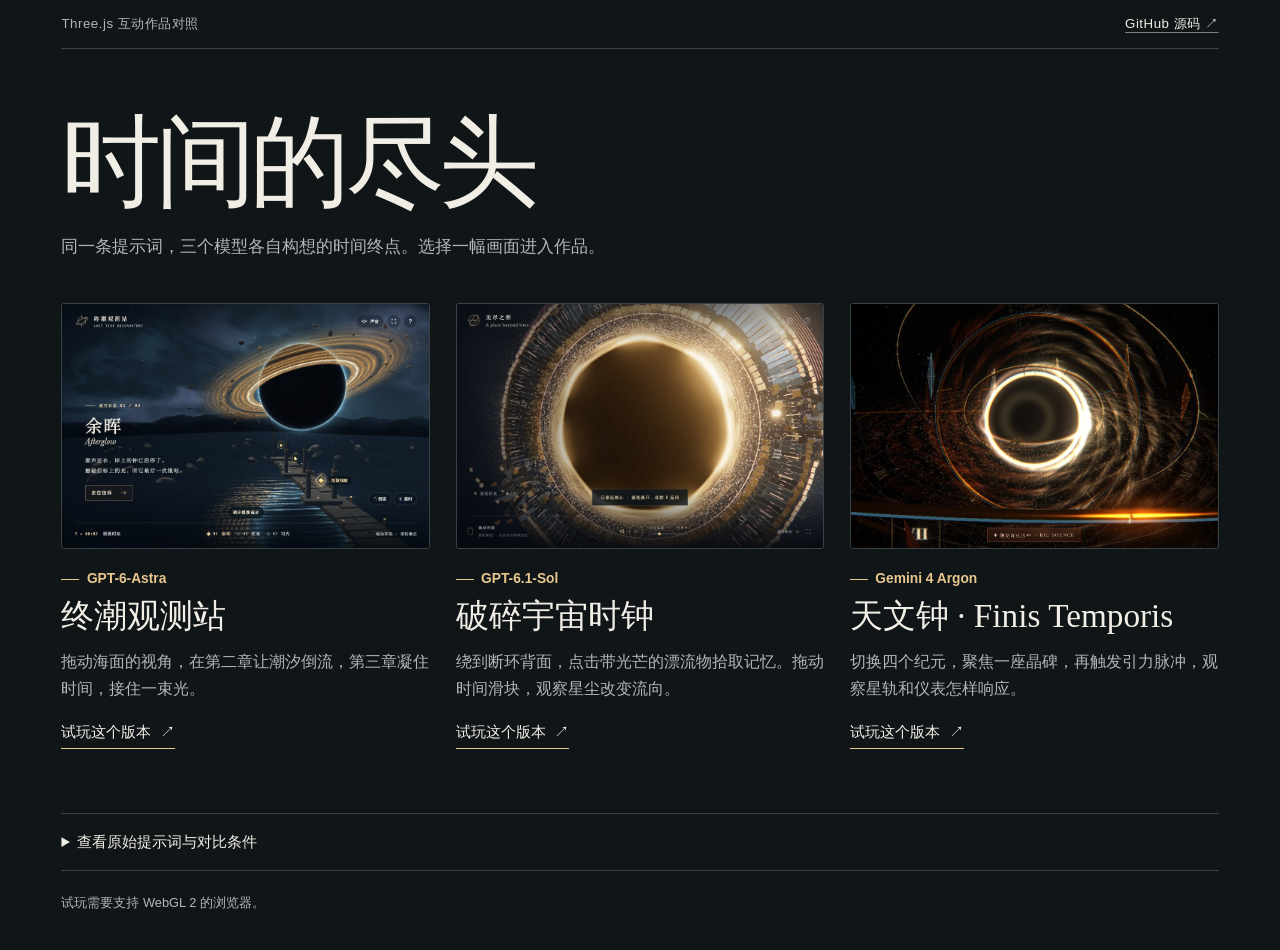
<file: index.html>
<!doctype html>
<html lang="zh-CN"><head><meta charset="utf-8"><meta name="viewport" content="width=device-width,initial-scale=1"><meta name="theme-color" content="#101518">
<title>时间的尽头 · 模型作品对照</title><meta name="description" content="同一条 Three.js 提示词，三个模型的互动网页作品。对照实际画面，切换版本试玩。">
<link rel="icon" href="data:,"><link rel="stylesheet" href="assets/gallery.css"><script defer src="assets/gallery.js"></script></head>
<body><main class="wrap"><header class="mast"><span>Three.js 互动作品对照</span><a href="https://github.com/ElninoZhong/end-of-time-comparison">GitHub 源码 ↗</a></header>
<section class="intro" aria-labelledby="title"><h1 id="title">时间的尽头</h1><p>同一条提示词，三个模型各自构想的时间终点。选择一幅画面进入作品。</p></section>
<section class="gallery" aria-label="各模型的画面与玩法"><article aria-labelledby="title-tide">
      <a class="shot" href="versions/tide/index.html" data-edition="tide" aria-label="试玩终潮观测站（GPT-6-Astra）"><img src="previews/tide.jpg" width="900" height="600" alt="终潮观测站的网页实拍：海面、信标与三段残响"></a>
      <div class="model">GPT-6-Astra</div><h2 id="title-tide">终潮观测站</h2>
      <p class="summary">拖动海面的视角，在第二章让潮汐倒流，第三章凝住时间，接住一束光。</p><a class="play" href="versions/tide/index.html" data-edition="tide">试玩这个版本 <span aria-hidden="true">↗</span></a>
    </article><article aria-labelledby="title-clock">
      <a class="shot" href="versions/clock/index.html" data-edition="clock" aria-label="试玩破碎宇宙时钟（GPT-6.1-Sol）"><img src="previews/clock.jpg" width="900" height="600" alt="破碎宇宙时钟的网页实拍：破碎的金属圣环与星尘"></a>
      <div class="model">GPT-6.1-Sol</div><h2 id="title-clock">破碎宇宙时钟</h2>
      <p class="summary">绕到断环背面，点击带光芒的漂流物拾取记忆。拖动时间滑块，观察星尘改变流向。</p><a class="play" href="versions/clock/index.html" data-edition="clock">试玩这个版本 <span aria-hidden="true">↗</span></a>
    </article><article aria-labelledby="title-horologium">
      <a class="shot" href="versions/horologium/index.html" data-edition="horologium" aria-label="试玩天文钟 · Finis Temporis（Gemini 4 Argon）"><img src="previews/horologium.jpg" width="900" height="600" alt="天文钟 · Finis Temporis的网页实拍：天文仪表、晶碑与四个纪元"></a>
      <div class="model">Gemini 4 Argon</div><h2 id="title-horologium">天文钟 · Finis Temporis</h2>
      <p class="summary">切换四个纪元，聚焦一座晶碑，再触发引力脉冲，观察星轨和仪表怎样响应。</p><a class="play" href="versions/horologium/index.html" data-edition="horologium">试玩这个版本 <span aria-hidden="true">↗</span></a>
    </article></section>
<details class="prompt"><summary>查看原始提示词与对比条件</summary><blockquote><p>请使用Three.js创作一个主题为《时间的尽头》的3D交互式网页。</p><p>充分发挥你最顶级的审美、艺术设计和3D编程能力，在构图、光影、材质、粒子、动画和空间氛围上做到极致。画面需要有令人震撼的视觉表现力，并且可以通过鼠标自由交互。不限制你的创意和技术方案，尽可能展示你的能力上限。请直接完成开发、运行和测试，交付一个真正可玩的作品。</p></blockquote><p>三份作品均取自 2026 年 11 月 11 日下午的创作记录，使用相同的首条提示词和 High 推理设置。两个 GPT 版本在 Codex 中创作，Gemini 版本在 Antigravity 中创作。后续对话和调试过程各有不同。</p></details>
<footer><span>试玩需要支持 WebGL 2 的浏览器。</span></footer></main>
<dialog id="player" aria-label="作品试玩"><div class="toolbar"><label><span class="hint">切换作品</span><select aria-label="切换作品" id="edition"><option value="tide" data-url="versions/tide/index.html">GPT-6-Astra · 终潮观测站</option><option value="clock" data-url="versions/clock/index.html">GPT-6.1-Sol · 破碎宇宙时钟</option><option value="horologium" data-url="versions/horologium/index.html">Gemini 4 Argon · 天文钟 · Finis Temporis</option></select></label>
<div class="actions"><a id="standalone" target="_blank" rel="noopener">独立打开 ↗</a><button type="button" aria-label="关闭试玩，返回对照">返回对照</button></div></div><div id="screen"></div></dialog>
</body></html>
</file>
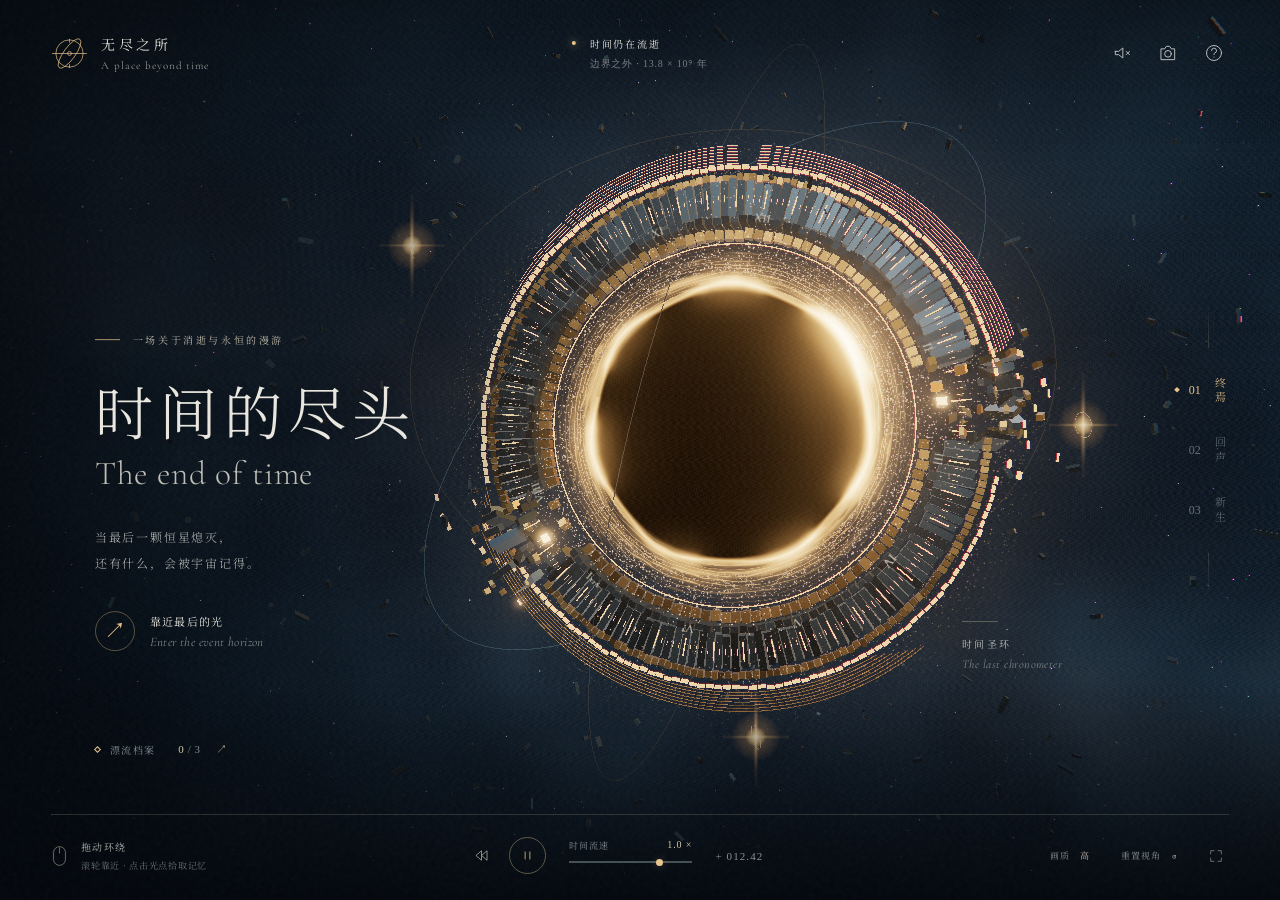
<file: versions/clock/index.html>
<!doctype html>
<html lang="zh-CN">
<head>
<meta charset="UTF-8"><meta name="viewport" content="width=device-width, initial-scale=1, viewport-fit=cover">
<meta name="theme-color" content="#05080d"><meta name="description" content="在最后一颗恒星熄灭之后，走进一座漂浮的时间圣环。自由探索、冻结时间、让宇宙倒流。">
<title>时间的尽头 — The end of time</title>
<link rel="icon" href="data:image/svg+xml,%3Csvg xmlns='http://www.w3.org/2000/svg' viewBox='0 0 64 64'%3E%3Ccircle cx='32' cy='32' r='23' fill='none' stroke='%23eac58d' stroke-width='3'/%3E%3Ccircle cx='32' cy='32' r='14' fill='%2305080d' stroke='%23eac58d'/%3E%3C/svg%3E">
<link rel="stylesheet" href="./src/style.css">
<script type="importmap">{"imports":{"three":"./vendor/three.module.js","three/addons/":"./vendor/addons/"}}</script>
</head>
<body>
<main id="world" aria-label="时间的尽头，三维交互空间"></main>
<div class="grain" aria-hidden="true"></div><div class="vignette" aria-hidden="true"></div>
<div id="loader"><div class="loader-orbit"></div><p>正在抵达时间的尽头</p><span>Gathering the last light</span><p id="load-error" hidden>空间未能启动。请使用支持 WebGL 2 的浏览器，然后刷新。</p></div>
<header class="topbar">
<a class="identity" href="#" aria-label="返回初始视角"><svg viewBox="0 0 38 38" aria-hidden="true"><circle cx="19" cy="19" r="14"/><ellipse cx="19" cy="19" rx="6" ry="18" transform="rotate(36 19 19)"/><path d="M1 19h36M19 4v4M19 30v4"/><circle cx="19" cy="19" r="2"/></svg><span>无尽之所<small>A place beyond time</small></span></a>
<div class="coordinates"><i></i><span id="world-status">时间仍在流逝</span><span class="coord-line">边界之外 · 13.8 × 10⁹ 年</span></div>
<div class="top-actions"><button id="sound" class="icon-button" aria-label="开启声音" aria-pressed="false"><svg viewBox="0 0 24 24"><path d="M4 10v4h4l5 4V6L8 10H4Z"/><path class="sound-wave" d="M17 9q4 3 0 6M19 6q7 6 0 12"/><path class="sound-off" d="m17 10 4 4m0-4-4 4"/></svg></button><button id="capture" class="icon-button" aria-label="保存画面"><svg viewBox="0 0 24 24"><path d="M4 7h4l2-3h4l2 3h4v13H4Z"/><circle cx="12" cy="13" r="4"/></svg></button><button id="help" class="icon-button" aria-label="打开操作指南"><svg viewBox="0 0 24 24"><circle cx="12" cy="12" r="9"/><path d="M9 9a3 3 0 1 1 4 3c-1 .5-1 1-1 2M12 17h.01"/></svg></button></div>
</header>
<aside class="chapter-rail" aria-label="宇宙篇章"><span class="rail-line"></span><button data-chapter="0" class="chapter active" aria-pressed="true"><span>01</span><b>终焉</b></button><button data-chapter="1" class="chapter" aria-pressed="false"><span>02</span><b>回声</b></button><button data-chapter="2" class="chapter" aria-pressed="false"><span>03</span><b>新生</b></button><span class="rail-line"></span></aside>
<section class="hero"><p class="prelude"><span></span>一场关于消逝与永恒的漫游</p><h1>时间的尽头</h1><p class="english-title">The end of time</p><p class="description" id="chapter-description">当最后一颗恒星熄灭，<br>还有什么，会被宇宙记得。</p><button class="journey" id="journey"><span class="journey-symbol">↗</span><span>靠近最后的光<small>Enter the event horizon</small></span></button></section>
<div id="relic-label" hidden><span></span>记忆残片 · 点击拾取</div>
<div class="world-caption"><span class="caption-line"></span><span id="object-caption">时间圣环</span><small id="object-caption-en">The last chronometer</small></div>
<div class="discovery"><span class="discovery-dot"></span><span>漂流档案</span><button id="archive-open" aria-label="查看漂流档案"><b id="discovery-count">0</b><span> / 3</span><span class="arrow">↗</span></button></div>
<footer class="bottom-bar"><div class="interaction-hint"><svg viewBox="0 0 20 26"><rect x="3" y="2" width="14" height="22" rx="7"/><path d="M10 3v7"/></svg><span>拖动环绕<em>滚轮靠近 · 点击光点拾取记忆</em></span></div><div class="transport"><button id="reverse" class="transport-button" aria-label="倒流时间" aria-pressed="false"><svg viewBox="0 0 24 24"><path d="m12 6-7 6 7 6V6Zm7 0-7 6 7 6V6Z"/></svg></button><button id="pause" class="transport-button play" aria-label="冻结时间" aria-pressed="false"><svg class="pause-icon" viewBox="0 0 24 24"><path d="M9 7v10M15 7v10"/></svg><svg class="play-icon" viewBox="0 0 24 24"><path d="m9 6 9 6-9 6V6Z"/></svg></button><div class="timeline"><label for="speed">时间流速 <output id="speed-value">1.0 ×</output></label><input id="speed" aria-label="时间流速" type="range" min="-2" max="2" step="0.1" value="1"></div><span id="time-counter">+ 000.00</span></div><div class="view-actions"><button id="quality" aria-label="切换画质">画质 <span>高</span></button><button id="reset" aria-label="重置视角">重置视角 <span>↺</span></button><button id="fullscreen" class="icon-button" aria-label="切换全屏"><svg viewBox="0 0 24 24"><path d="M4 9V4h5m6 0h5v5M4 15v5h5m6 0h5v-5"/></svg></button></div></footer>
<div class="modal-backdrop" id="help-modal" hidden><section class="dialog" role="dialog" aria-modal="true" aria-labelledby="help-title"><button class="close" aria-label="关闭">×</button><p class="dialog-overline">给时间之外的旅人</p><h2 id="help-title">你可以，改变时间。</h2><p>这里没有终点。慢下来，看看光留下的痕迹。</p><dl><div><dt>拖动鼠标 / 单指滑动</dt><dd>自由环绕圣环</dd></div><div><dt>滚轮 / 双指缩放</dt><dd>穿行于远方与核心</dd></div><div><dt>点击空间 / 长按空间</dt><dd>释放引力涟漪 / 积蓄能量</dd></div><div><dt>空格 / R / F</dt><dd>冻结时间 / 重置视角 / 全屏</dd></div><div><dt>寻找三颗明亮的漂流光点</dt><dd>拾取时间遗失的记忆</dd></div></dl><button class="text-button" id="help-start">继续漫游 ↗</button></section></div>
<div class="modal-backdrop" id="archive-modal" hidden><section class="dialog archive-dialog" role="dialog" aria-modal="true" aria-labelledby="archive-title"><button class="close" aria-label="关闭">×</button><p class="dialog-overline" id="archive-number">漂流档案</p><h2 id="archive-title">宇宙记得的事</h2><p id="archive-text">有三份记忆藏在圣环周围。寻找那些有细长光芒的光点，点击它们，听见时间的回声。</p><div class="archive-tabs"><button data-memory="0">01 <span>未拾取</span></button><button data-memory="1">02 <span>未拾取</span></button><button data-memory="2">03 <span>未拾取</span></button></div><p class="archive-footnote">消逝并非遗忘。你见证的，已成为永恒。</p></section></div>
<div id="toast" role="status" aria-live="polite"></div><div id="pulse-cursor" aria-hidden="true"></div>
<script type="module" src="./src/main.js"></script>
</body></html>
</file>
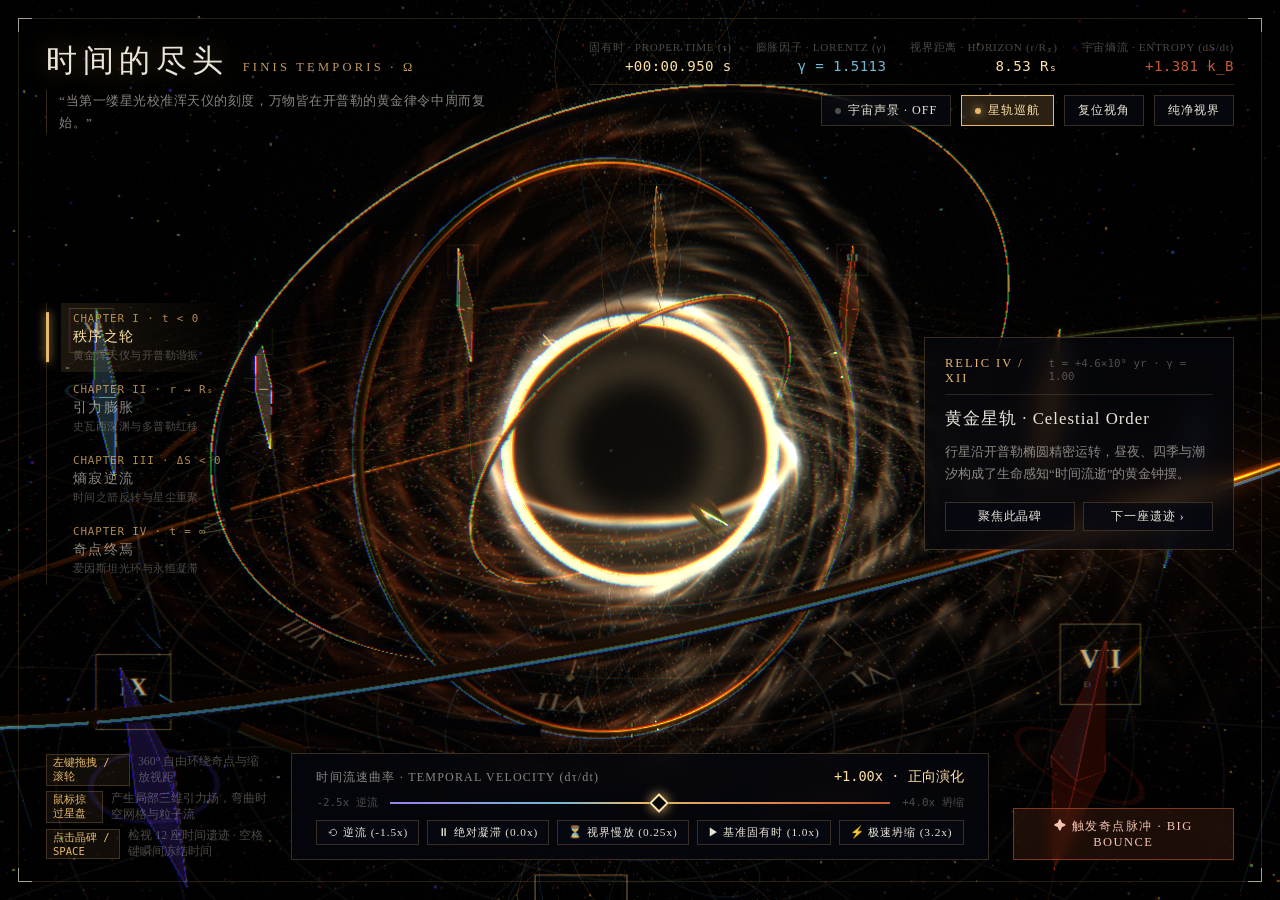
<file: versions/horologium/index.html>
<!DOCTYPE html>
<html lang="zh-CN">
<head>
  <meta charset="UTF-8" />
  <meta name="viewport" content="width=device-width, initial-scale=1.0" />
  <title>时间的尽头 · FINIS TEMPORIS — 3D Relativistic Singularity & Celestial Horologium</title>
  <link rel="icon" href="data:image/svg+xml,<svg xmlns='http://www.w3.org/2000/svg' viewBox='0 0 64 64'><circle cx='32' cy='32' r='26' fill='%23040508' stroke='%23E8B86D' stroke-width='3'/><circle cx='32' cy='32' r='10' fill='%23E8B86D'/></svg>" />
  <link rel="stylesheet" href="./styles.css" />

  <!-- Local Three.js r160 ES Module Import Map -->
  <script type="importmap">
    {
      "imports": {
        "three": "./vendor/three/build/three.module.js",
        "three/addons/": "./vendor/three/examples/jsm/"
      }
    }
  </script>
</head>
<body>

  <!-- Initial Loading Veil -->
  <div id="loading-veil">
    <div class="loader-ring"></div>
    <div class="loader-text">CALIBRATING EVENT HORIZON · 校准视界度规</div>
  </div>

  <!-- 3D WebGL Viewport -->
  <div id="webgl-container" aria-label="时间的尽头 3D 交互式宇宙天体仪"></div>

  <!-- Subtle Astrolabe Observatory Frame -->
  <div class="observatory-frame">
    <div class="corner-mark tl"></div>
    <div class="corner-mark tr"></div>
    <div class="corner-mark bl"></div>
    <div class="corner-mark br"></div>
  </div>

  <!-- Central Subtle Astrolabe Geometric SVG Reticle -->
  <svg id="astrolabe-reticle" class="astrolabe-reticle" viewBox="0 0 600 600" fill="none" xmlns="http://www.w3.org/2000/svg">
    <circle cx="300" cy="300" r="286" stroke="#E8B86D" stroke-width="0.6" stroke-dasharray="2 6" />
    <circle cx="300" cy="300" r="240" stroke="#E8B86D" stroke-width="0.5" stroke-opacity="0.5" />
    <circle cx="300" cy="300" r="168" stroke="#72B8D4" stroke-width="0.5" stroke-dasharray="1 8" stroke-opacity="0.6" />
    <line x1="14" y1="300" x2="70" y2="300" stroke="#E8B86D" stroke-width="0.7" />
    <line x1="530" y1="300" x2="586" y2="300" stroke="#E8B86D" stroke-width="0.7" />
    <line x1="300" y1="14" x2="300" y2="70" stroke="#E8B86D" stroke-width="0.7" />
    <line x1="300" y1="530" x2="300" y2="586" stroke="#E8B86D" stroke-width="0.7" />
  </svg>

  <!-- Floating 3D Hover Tooltip for Orbital Relics -->
  <div id="relic-hover-tag" class="relic-hover-tag">
    <span class="tag-roman">IV</span>
    <span class="tag-name">黄金星轨 · Celestial Order</span>
  </div>

  <!-- Architectural Observatory HUD -->
  <main class="hud-layer">

    <!-- TOP BAR: Monumental Title & Relativistic Telemetry -->
    <header class="hud-top">
      <div class="brand-monument">
        <div class="title-row">
          <h1 class="main-title">时间的尽头</h1>
          <span class="latin-subtitle">FINIS TEMPORIS · Ω</span>
        </div>
        <p id="poetic-epigraph" class="poetic-epigraph">
          “当第一缕星光校准浑天仪的刻度，万物皆在开普勒的黄金律令中周而复始。”
        </p>
      </div>

      <div class="telemetry-cluster">
        <div class="telemetry-grid">
          <div class="metric-cell">
            <span class="metric-label">固有时 · PROPER TIME (τ)</span>
            <span id="metric-tau" class="metric-value">+00:00.000 s</span>
          </div>
          <div class="metric-cell">
            <span class="metric-label">膨胀因子 · LORENTZ (γ)</span>
            <span id="metric-gamma" class="metric-value cyan">γ = 1.4280</span>
          </div>
          <div class="metric-cell">
            <span class="metric-label">视界距离 · HORIZON (r/Rₛ)</span>
            <span id="metric-radius" class="metric-value">8.45 Rₛ</span>
          </div>
          <div class="metric-cell">
            <span class="metric-label">宇宙熵流 · ENTROPY (dS/dt)</span>
            <span id="metric-entropy" class="metric-value ember">+1.381 k_B</span>
          </div>
        </div>

        <div class="utility-bar interactive">
          <button id="btn-audio" class="inst-btn" title="开启/关闭实时WebAudio宇宙管风琴与引力声景">
            <span class="dot"></span>
            <span class="btn-text">宇宙声景 · OFF</span>
          </button>
          <button id="btn-drift" class="inst-btn active" title="开启/关闭环绕轨道自动巡航">
            <span class="dot"></span>
            <span class="btn-text">星轨巡航</span>
          </button>
          <button id="btn-reset-cam" class="inst-btn" title="复位当前纪元观测视角 (快捷键 R)">
            <span>复位视角</span>
          </button>
          <button id="btn-cinema" class="inst-btn" title="隐藏仪表界面，进入沉浸式纯净视界 (快捷键 H)">
            <span class="btn-text">纯净视界</span>
          </button>
        </div>
      </div>
    </header>

    <!-- MIDDLE SECTION: 4 Temporal Epochs (Left) & 12 Orbital Relic Inspector (Right) -->
    <section class="hud-middle">
      <nav class="epoch-nav interactive" aria-label="时间纪元切换">
        <button class="epoch-item active" data-epoch="0">
          <span class="epoch-num">CHAPTER I · t &lt; 0</span>
          <span class="epoch-name">秩序之轮</span>
          <span class="epoch-sub">黄金浑天仪与开普勒谐振</span>
        </button>
        <button class="epoch-item" data-epoch="1">
          <span class="epoch-num">CHAPTER II · r → Rₛ</span>
          <span class="epoch-name">引力膨胀</span>
          <span class="epoch-sub">史瓦西深渊与多普勒红移</span>
        </button>
        <button class="epoch-item" data-epoch="2">
          <span class="epoch-num">CHAPTER III · ΔS &lt; 0</span>
          <span class="epoch-name">熵寂逆流</span>
          <span class="epoch-sub">时间之箭反转与星尘重聚</span>
        </button>
        <button class="epoch-item" data-epoch="3">
          <span class="epoch-num">CHAPTER IV · t = ∞</span>
          <span class="epoch-name">奇点终焉</span>
          <span class="epoch-sub">爱因斯坦光环与永恒凝滞</span>
        </button>
      </nav>

      <!-- Selected Orbital Relic Inspector -->
      <aside class="relic-inspector interactive" aria-label="时间遗迹晶碑档案">
        <div class="inspector-header">
          <span id="relic-roman" class="relic-roman">RELIC IV / XII</span>
          <span id="relic-coord" class="relic-coord">t = +4.6×10⁹ yr · γ = 1.00</span>
        </div>
        <h2 id="relic-title" class="relic-title">黄金星轨 · Celestial Order</h2>
        <p id="relic-desc" class="relic-desc">
          行星沿开普勒椭圆精密运转，昼夜、四季与潮汐构成了生命感知“时间流逝”的黄金钟摆。
        </p>
        <div class="relic-actions">
          <button id="btn-focus-relic" class="inst-btn">聚焦此晶碑</button>
          <button id="btn-next-relic" class="inst-btn">下一座遗迹 ›</button>
        </div>
      </aside>
    </section>

    <!-- BOTTOM BAR: Interaction Guide, Continuous Time Velocity Scrubber & Singularity Pulse -->
    <footer class="hud-bottom">
      <div class="interaction-hints">
        <div class="hint-line">
          <span class="key-badge">左键拖拽 / 滚轮</span>
          <span>360° 自由环绕奇点与缩放视距</span>
        </div>
        <div class="hint-line">
          <span class="key-badge">鼠标掠过星盘</span>
          <span>产生局部三维引力场，弯曲时空网格与粒子流</span>
        </div>
        <div class="hint-line">
          <span class="key-badge">点击晶碑 / SPACE</span>
          <span>检视 12 座时间遗迹 · 空格键瞬间冻结时间</span>
        </div>
      </div>

      <!-- Continuous Temporal Velocity Controller -->
      <div class="time-controller interactive">
        <div class="scrubber-header">
          <span class="scrubber-title">时间流速曲率 · TEMPORAL VELOCITY (dτ/dt)</span>
          <span id="scrubber-readout" class="scrubber-readout">+1.00x · 正向演化</span>
        </div>
        <div class="slider-wrapper">
          <span class="scale-label">-2.5x 逆流</span>
          <input
            id="time-slider"
            class="time-slider"
            type="range"
            min="-2.5"
            max="4.0"
            step="0.01"
            value="1.0"
            aria-label="时间流速滑块"
          />
          <span class="scale-label">+4.0x 坍缩</span>
        </div>
        <div class="quick-time-btns">
          <button class="inst-btn" data-timescale="-1.5">⟲ 逆流 (-1.5x)</button>
          <button class="inst-btn" data-timescale="0.0">⏸ 绝对凝滞 (0.0x)</button>
          <button class="inst-btn" data-timescale="0.25">⏳ 视界慢放 (0.25x)</button>
          <button class="inst-btn" data-timescale="1.0">▶ 基准固有时 (1.0x)</button>
          <button class="inst-btn" data-timescale="3.2">⚡ 极速坍缩 (3.2x)</button>
        </div>
      </div>

      <!-- Singularity Collapse / Shockwave Trigger -->
      <div class="singularity-actions interactive">
        <button id="btn-collapse" class="inst-btn collapse-btn" title="释放引力波冲击环与奇点脉冲 (快捷键 P 或双击画面)">
          <span>✦ 触发奇点脉冲 · BIG BOUNCE</span>
        </button>
      </div>
    </footer>

  </main>

  <script type="module" src="./js/main.js"></script>
</body>
</html>
</file>
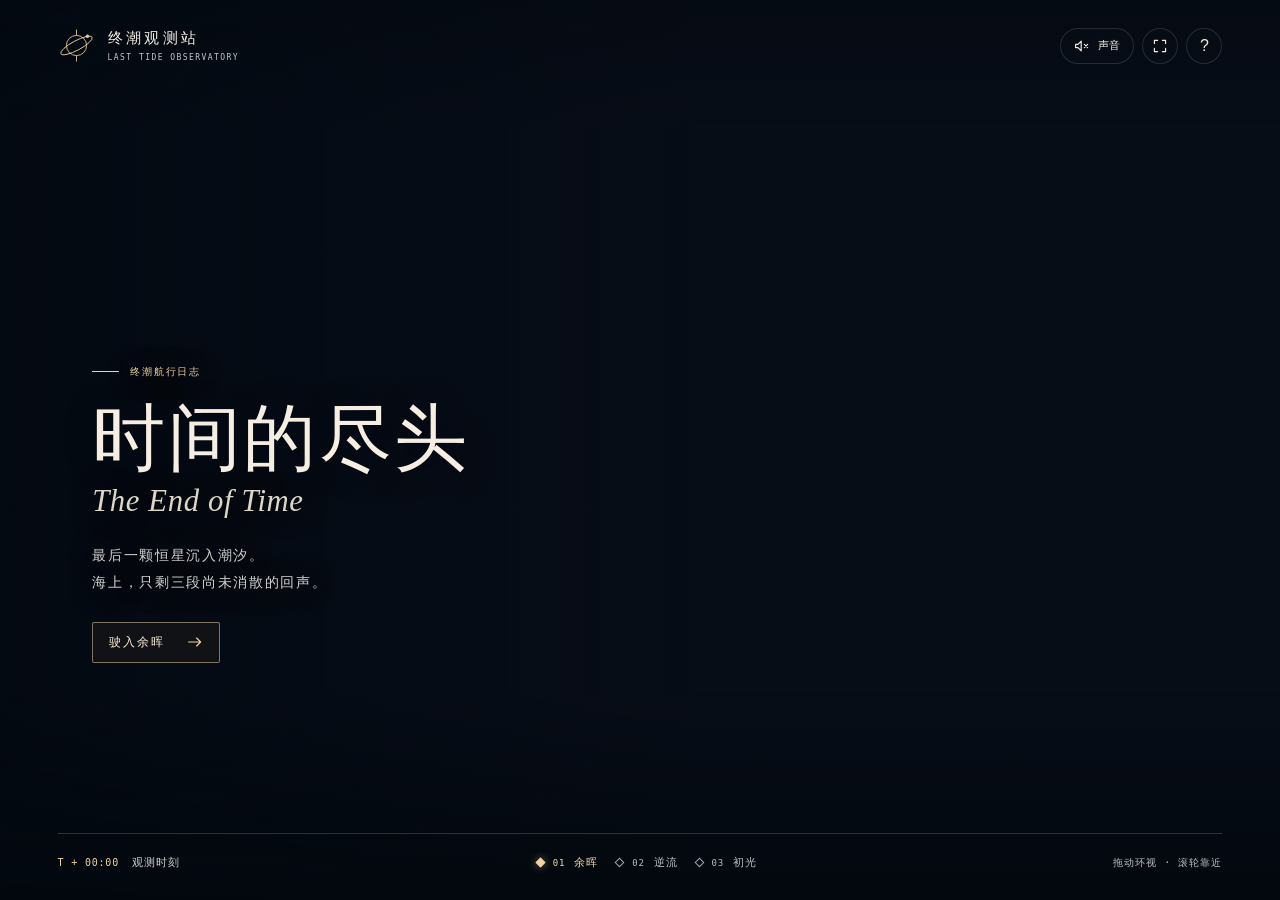
<file: versions/tide/source/page.html>
<!doctype html>
<html lang="zh-CN"><meta charset="utf-8"><meta name="viewport" content="width=device-width,initial-scale=1,viewport-fit=cover"><meta name="theme-color" content="#071019"><link rel="icon" href="data:,"><title>时间的尽头 · 终潮观测站</title>
<style>
:root{color-scheme:dark;--ink:#f6eee2;--mute:#b5bdbe;--gold:#efd3a2;--serif:"Songti SC","Noto Serif CJK SC","STSong",Georgia,serif;--mono:"SFMono-Regular",Menlo,monospace}*{box-sizing:border-box}html,body{height:100%;margin:0;overflow:hidden;background:#070d17;color:var(--ink)}body{font-family:-apple-system,"PingFang SC",sans-serif}button{font:inherit;color:inherit;background:none;border:0;cursor:pointer}button:focus-visible,canvas:focus-visible{outline:2px solid #f8d9a1;outline-offset:4px}#sea,.shade{position:fixed;inset:0;width:100%;height:100%}#sea{touch-action:none;cursor:grab}#sea:active{cursor:grabbing}.shade{pointer-events:none;background:linear-gradient(90deg,rgba(2,8,15,.58),transparent 54%),linear-gradient(0deg,rgba(3,8,14,.9),transparent 23%,transparent 86%,rgba(4,8,14,.4))}header,footer,main,.hud,.target,.hint{transition:opacity .45s,transform .45s}header,footer{position:fixed;left:4.5vw;right:4.5vw;display:flex;align-items:center;justify-content:space-between}header{top:max(27px,env(safe-area-inset-top));pointer-events:none}header>*{pointer-events:auto}.brand,.tools,.tools button,.action,.segment,.nav,.footmark{display:flex;align-items:center}.brand{gap:13px}.mark{width:37px;height:37px;color:var(--gold)}.brand strong{display:block;font-family:var(--serif);font-size:15px;font-weight:500;letter-spacing:.23em}.brand small,.latin,.instrument,.nav small,.coord,.eyebrow,.count{font-family:var(--mono);font-variant-numeric:tabular-nums}.brand small{display:block;font-size:8px;letter-spacing:.18em;color:#c0c6c8;margin-top:5px}.tools{gap:8px}.tools button,.mini{height:36px;min-width:36px;padding:0 9px;border:1px solid #c2cbd12c;border-radius:50px;justify-content:center;background:#09101a55;backdrop-filter:blur(8px)}.tools button:hover,.mini:hover,.hud button:hover{border-color:#ebcd9a;color:var(--gold)}svg.icon{width:16px;height:16px;display:block;fill:none;stroke:currentColor;stroke-width:1.45;stroke-linecap:round;stroke-linejoin:round}.tools #sound{gap:8px;padding:0 13px;font-size:11px}.hud{position:fixed;right:4.5vw;bottom:114px;display:flex;gap:6px}.hud button{border-radius:24px;font-size:11px;border:1px solid #e1d6b63a;padding:8px 12px;background:#0a1423ab}.hud button[aria-pressed=true]{color:var(--gold);border-color:#e1d6b68a}
main{position:fixed;top:40.5%;left:7.2vw;width:min(480px,54vw);pointer-events:none;text-shadow:0 2px 26px #03071380}.eyebrow{display:flex;align-items:center;gap:11px;color:var(--gold);font-size:10px;letter-spacing:.18em}.eyebrow::before{content:"";width:27px;height:1px;background:var(--gold)}h1{margin:18px 0 2px;font:500 clamp(48px,5.7vw,94px)/1.16 var(--serif);letter-spacing:.035em;white-space:nowrap}.english{font:italic 400 clamp(21px,2.4vw,36px)/1.2 Baskerville,Georgia,serif;color:#ded6c9;letter-spacing:.02em}.verse{font:400 14px/1.95 var(--serif);letter-spacing:.12em;color:#d2d3d0;margin:22px 0 25px;white-space:pre-line}.action{pointer-events:auto;gap:23px;width:fit-content;border:1px solid #f2d9ad80;border-radius:2px;background:#201c1a77;backdrop-filter:blur(9px);padding:11px 16px;font-size:12px;letter-spacing:.15em;color:#fff1dc}.action:hover{background:#745c3b85;border-color:#f5d9b0}.action svg{color:var(--gold)}footer{bottom:max(24px,env(safe-area-inset-bottom));padding-top:15px;border-top:1px solid #c3d0d133;gap:18px;pointer-events:none}footer button{pointer-events:auto}.footmark{gap:13px}.instrument{font-size:10px;letter-spacing:.08em;color:var(--gold)}.footmark span+span{font-size:11px;letter-spacing:.1em;color:#d0d2cf}.nav{gap:18px}.nav button{display:flex;align-items:center;gap:9px;font-size:11px;color:#b7c0c1;letter-spacing:.08em;padding:6px 0}.nav small{font-size:9px}.nav button:before{content:"";width:5px;height:5px;border:1px solid #9aa9ac;transform:rotate(45deg)}.nav button.active{color:#f5dbad}.nav button.active:before{background:var(--gold);border-color:var(--gold);box-shadow:0 0 9px #e9cc9988}.nav button.done small:after{content:"✓"}.coord{font-size:10px;letter-spacing:.1em;color:#b8c1c1}.target{position:fixed;top:0;left:0;display:flex;align-items:center;gap:9px;white-space:nowrap;padding:10px;transform:translate(-22px,-50%);font-size:11px;color:#ffe2ad;text-shadow:0 1px 5px #000}.target i{display:block;width:22px;height:22px;border:1px solid #ffe0a0;transform:rotate(45deg);box-shadow:0 0 15px #ffcda56b,inset 0 0 8px #ffcda56b}.target span{background:#071019b8;padding:4px 8px;border-radius:1px}.hint{position:fixed;left:50%;bottom:80px;transform:translateX(-50%);font-size:11px;color:#f4e8d0;letter-spacing:.08em;text-align:center;pointer-events:none;background:#08131ac4;padding:7px 12px;border-radius:30px}.hint:empty{display:none}[hidden]{display:none!important}.clean header,.clean footer,.clean main,.clean .target,.clean .hud,.clean .shade,.clean .hint{opacity:0;visibility:hidden}.restore{position:fixed;right:20px;top:20px;font-size:12px}.chapter h1{font-size:clamp(40px,4.7vw,74px)}.chapter .english{font-size:24px}.chapter .verse{max-width:330px}.panel{position:fixed;inset:0;display:grid;place-items:center;background:#0008;z-index:5}.sheet{position:relative;width:min(420px,90vw);padding:32px;background:#0a141def;border:1px solid #d6c29666;box-shadow:0 20px 100px #0008}.sheet h2{font:28px var(--serif);margin:0 0 25px}.sheet p{line-height:1.8;font-size:14px;color:#d4d5d0}.sheet dl{display:grid;grid-template-columns:1fr auto;row-gap:13px;font-size:13px}.sheet dd{color:var(--gold);margin:0}.sheet button{margin-top:18px}.err{position:fixed;inset:0;z-index:10;display:grid;place-content:center;padding:10%;background:#0c1720;font-size:16px;line-height:1.9}
@media(max-width:760px){header{top:19px}.tools{gap:4px}.tools button{min-width:31px;height:31px;padding:0 6px}.brand{gap:7px}.brand strong{font-size:13px}.brand small{font-size:7px}.mark{width:29px}.tools #sound{padding:0 8px}.coord{display:none}main{top:auto;bottom:16.7%;left:6vw;width:87vw}h1{font-size:clamp(44px,10vw,68px);margin-top:11px}.english{font-size:23px}.verse{font-size:13px;margin:13px 0 15px}.hud{bottom:73px;right:5vw}.hud button{padding:6px 9px}.shade{background:linear-gradient(0deg,#050b13ed,rgba(4,10,16,.38) 34%,transparent 60%)}footer{bottom:18px;padding-top:10px}.nav{gap:11px}.footmark span+span{display:none}.hint{bottom:109px;width:max-content;max-width:90vw}.chapter .verse{max-width:78vw}.chapter h1{font-size:38px}main.chapter{bottom:14.1%}.target span{font-size:10px}}
@media(max-height:560px) and (min-aspect-ratio:1/1){main{top:26%;bottom:auto}.verse{margin:8px 0}.eyebrow{font-size:9px}h1,.chapter h1{font-size:45px}.english,.chapter .english{font-size:20px}header{top:12px}footer{bottom:10px}.hud{bottom:62px}}
@media(prefers-reduced-motion:reduce){*{transition:none!important}}
</style>
<body><canvas id="sea" tabindex="0" aria-label="终潮海面，拖动环视，滚轮缩放，方向键旋转"></canvas><div class="shade"></div>
<header><div class="brand"><svg class="mark" viewBox="0 0 44 44" fill="none" stroke="currentColor"><circle cx="22" cy="22" r="12"/><ellipse cx="22" cy="22" rx="21" ry="5.6" transform="rotate(-28 22 22)"/><path d="M22 3v7m0 24v7"/><circle cx="35" cy="11" r="1.6" fill="currentColor"/></svg><div><strong>终潮观测站</strong><small>LAST TIDE OBSERVATORY</small></div></div><div class="tools"><button id="sound" aria-label="开启声音" aria-pressed="false"><svg class="icon" viewBox="0 0 20 20"><path d="M2 8h3l4-4v12l-4-4H2z"/><path id="wave" d="m13 8 4 4m0-4-4 4"/></svg><span>声音</span></button><button id="clean" title="纯净画面 (H)" aria-label="纯净画面"><svg class="icon" viewBox="0 0 20 20"><path d="M7 3H3v4m10-4h4v4M3 13v4h4m6 0h4v-4"/></svg></button><button id="help" aria-label="操作指南" title="操作指南">?</button></div></header>
<main id="story"><div class="eyebrow" id="tag">终潮航行日志</div><h1 id="title">时间的尽头</h1><div class="english" id="en" lang="en">The End of Time</div><p class="verse" id="verse">最后一颗恒星沉入潮汐。<br>海上，只剩三段尚未消散的回声。</p><button id="action" class="action"><span>驶入余晖</span><svg class="icon" viewBox="0 0 20 20"><path d="M2 10h15m-5-5 5 5-5 5"/></svg></button></main>
<button class="target" id="target" hidden><i></i><span>拾取残响</span></button>
<div class="hud" id="hud" hidden><button id="reverse" aria-pressed="false">↶ 倒流</button><button id="pause" aria-pressed="false">Ⅱ 凝时</button></div>
<div class="hint" id="hint" role="status"></div>
<footer><div class="footmark"><span class="instrument" id="clock">T + 00:00</span><span>观测时刻</span></div><nav class="nav" aria-label="航行章节"><button data-i="0" class="active"><small>01</small>余晖</button><button data-i="1"><small>02</small>逆流</button><button data-i="2"><small>03</small>初光</button></nav><span class="coord">拖动环视 · 滚轮靠近</span></footer>
<button class="mini restore" id="restore" hidden>恢复界面</button>
<div class="panel" id="panel" hidden><section class="sheet" role="dialog" aria-modal="true" aria-labelledby="pt"><h2 id="pt">观测手册</h2><p>沿航线访问三座信标，点亮每座信标旁的菱形标记，收回海面留下的三段残响。</p><dl><dt>绕行 / 靠近</dt><dd>拖动 / 滚轮或双指</dd><dt>键盘环视 / 缩放</dt><dd>方向键 / ＋ −</dd><dt>凝住时间 / 倒流</dt><dd>空格 / R</dd><dt>纯净画面 / 复位视角</dt><dd>H / Home</dd></dl><button class="action" id="close">继续观测</button></section></div><div id="err" class="err" hidden></div>
<script>/*BUNDLE*/</script></body></html>
</file>
<file: assets/gallery.css>
:root {
  color-scheme: dark;
  --ink: #f1eee5;
  --muted: #b0b6ba;
  --paper: #101518;
  --rule: #384246;
  --light: #e8c78e;
  --serif: 'Iowan Old Style','Songti SC','Noto Serif CJK SC','STSong',serif;
  --sans: 'Helvetica Neue','PingFang SC','Microsoft YaHei',sans-serif;
}
* { box-sizing: border-box; }
body { margin: 0; background: var(--paper); color: var(--ink); font: 16px/1.65 var(--sans); }
body:has(dialog[open]) { overflow: hidden; }
a { color: inherit; text-decoration-color: #758083; text-underline-offset: 4px; }
button,select { font: inherit; color: inherit; }
a:focus-visible, button:focus-visible, select:focus-visible { outline: 2px solid var(--light); outline-offset: 4px; }
[hidden] { display: none !important; }
.wrap { max-width: 1590px; padding: 0 clamp(18px,4.8vw,82px); margin: auto; }
.mast, footer { display: flex; align-items: center; justify-content: space-between; gap: 1rem; }
.mast { padding: 1em 0; border-bottom: 1px solid var(--rule); font-size: .83rem; letter-spacing: .04em; }
.mast span { color: var(--muted); }
.intro { padding: clamp(30px,4.5vw,77px) 0 clamp(24px,3.3vw,46px); }
h1,h2,p { margin: 0; }
h1 { font: 500 clamp(3.1rem,7.8vw,8.4rem)/1.12 var(--serif); letter-spacing: -.055em; }
.intro p { margin-top: .9rem; font-size: clamp(.98rem,1.3vw,1.18rem); color: var(--muted); }
.gallery { display: grid; grid-template-columns: repeat(auto-fit,minmax(min(260px,100%),1fr)); gap: clamp(16px,2vw,32px); align-items: start; }
figure { margin: 0; }
.shot { display: block; background: #05090d; border: 1px solid var(--rule); border-radius: 3px; overflow: hidden; }
.shot img { display: block; width: 100%; height: auto; aspect-ratio: 3/2; object-fit: cover; }
.shot:hover { border-color: var(--light); }
.model { display: flex; align-items: center; gap: .55em; margin: 1.15rem 0 .22rem; font-size: .86rem; font-weight: 650; color: var(--light); }
.model:before { content: ''; display: inline-block; width: 1.3em; height: 1px; background: currentColor; }
h2 { font: 500 clamp(1.6rem,2.6vw,2.65rem)/1.35 var(--serif); }
.summary { color: var(--muted); margin: .55rem 0 .95rem; line-height: 1.7; }
.play { display: inline-flex; align-items: center; gap: .55rem; font-size: .91rem; text-decoration: none; border-bottom: 1px solid var(--light); padding: .2rem 0; }
.prompt { margin: clamp(33px,5vw,72px) 0 0; border-top: 1px solid var(--rule); border-bottom: 1px solid var(--rule); font-size: .93rem; }
.prompt summary { cursor: pointer; padding: 1rem 0; color: var(--ink); }
.prompt blockquote { margin: 0 0 1rem; max-width: 60em; border-left: 2px solid var(--light); padding: .2rem 1rem; }
.prompt p { max-width: 65em; margin: .8rem 0 1.3rem; color: var(--muted); }
footer { font-size: .8rem; padding: 1.3rem 0 2.3rem; color: var(--muted); }
dialog { width: 100%; max-width: none; height: 100%; height: 100dvh; max-height: none; margin: 0; padding: 0; color: var(--ink); background: #070a0c; border: 0; }
dialog[open] { display: flex; flex-direction: column; }
dialog::backdrop { background: #070a0c; }
.toolbar { padding: .55rem max(12px,2vw); flex: 0 0 auto; display: flex; flex-wrap: wrap; align-items: center; justify-content: space-between; gap: .45rem 1rem; background: var(--paper); border-bottom: 1px solid var(--rule); font-size: .88rem; }
.toolbar label { display: flex; align-items: center; gap: .6em; }
.toolbar button,.toolbar select { background: #1c2326; border: 1px solid #576267; border-radius: 4px; padding: .35rem .65rem; cursor: pointer; }
.toolbar .actions { display: flex; align-items: center; gap: 1rem; }
#screen { position: relative; display: flex; flex: 1; min-height: 0; }
.loading { position: absolute; inset: 0; display: grid; place-items: center; color: var(--muted); }
iframe { flex: 1; border: 0; width: 100%; }
@media (max-width: 650px) {
  .mast { padding: .85em 0; }
  .gallery { grid-template-columns: 1fr; gap: 1.8rem; }
  .model { margin-top: .75rem; }
  .summary { margin: .3rem 0 .45rem; }
  .toolbar .hint { display: none; }
  .toolbar { font-size: .8rem; gap: .4rem; }
  .toolbar select { max-width: 48vw; }
  .toolbar .actions { gap: .6rem; }
}
</file>
<file: versions/clock/src/style.css>
@import url('https://fonts.googleapis.com/css2?family=Cormorant+Garamond:wght@300;400;500&family=Noto+Serif+SC:wght@300;400;500;600&display=swap');
:root{color-scheme:dark;--ivory:#e9e7df;--muted:#929894;--accent:#eac58d;--edge:rgba(226,218,194,.17);font-family:'Noto Serif SC','Songti SC',serif;background:#05080d;color:var(--ivory)}*{box-sizing:border-box}body{margin:0;overflow:hidden;width:100%;height:100dvh}button,a,input{-webkit-tap-highlight-color:transparent}button{color:inherit;font:inherit;cursor:pointer;background:none;border:0}button:focus-visible,a:focus-visible,input:focus-visible{outline:1px solid var(--accent);outline-offset:6px}button{transition:color .25s,background .25s,opacity .25s}button:hover{color:var(--accent)}a{color:inherit;text-decoration:none}#world,#world canvas{position:absolute;inset:0;width:100%;height:100%;display:block;touch-action:none}#world{cursor:grab}#world:active{cursor:grabbing}.vignette{position:absolute;inset:0;pointer-events:none;background:linear-gradient(90deg,rgba(4,7,12,.76),transparent 43%),linear-gradient(0deg,rgba(4,7,12,.94),transparent 24%,transparent 83%,rgba(4,7,12,.45));z-index:1}.grain{position:absolute;inset:0;pointer-events:none;opacity:.038;z-index:4;background-image:url("data:image/svg+xml,%3Csvg viewBox='0 0 180 180' xmlns='http://www.w3.org/2000/svg'%3E%3Cfilter id='n'%3E%3CfeTurbulence type='fractalNoise' baseFrequency='.95' numOctaves='3' stitchTiles='stitch'/%3E%3C/filter%3E%3Cpath fill='%23fff' filter='url(%23n)' opacity='.8' d='M0 0h180v180H0z'/%3E%3C/svg%3E")}.topbar{position:absolute;z-index:5;left:4%;right:4%;top:34px;display:flex;align-items:center;justify-content:space-between}.identity{display:flex;gap:13px;align-items:center}.identity svg{width:37px;height:37px;fill:none;stroke:var(--accent);stroke-width:.7}.identity>span{font-size:14px;letter-spacing:.25em}.identity small{display:block;font-family:'Cormorant Garamond',Georgia,serif;font-size:11px;letter-spacing:.08em;margin-top:5px;color:var(--muted)}.coordinates{display:grid;grid-template-columns:8px auto;gap:6px 10px;font-size:10px;letter-spacing:.18em;text-align:left;position:absolute;left:50%;transform:translateX(-50%)}.coordinates i{width:4px;height:4px;border-radius:50%;background:var(--accent);box-shadow:0 0 8px #dbb780;margin-top:5px}.coord-line{grid-column:2;font-family:Georgia,'Songti SC',serif;color:#767e85;font-size:10px;letter-spacing:.08em}.top-actions{display:flex;gap:15px}.icon-button{display:grid;place-items:center;width:31px;height:34px;color:#c5c8c7}.icon-button svg{width:20px;height:20px;fill:none;stroke:currentColor;stroke-width:1.1;stroke-linecap:round;stroke-linejoin:round}.sound-wave{display:none}#sound[aria-pressed=true] .sound-wave{display:block}#sound[aria-pressed=true] .sound-off{display:none}.hero{position:absolute;z-index:3;left:7.4%;top:44%;pointer-events:none;transform:translateY(-20%)}.prelude{font-size:10px;letter-spacing:.26em;color:#bdb6a7;display:flex;align-items:center;gap:13px;margin:0 0 26px}.prelude>span{width:25px;height:1px;background:var(--accent);opacity:.7}h1{font-weight:300;font-size:clamp(38px,4.55vw,78px);letter-spacing:.11em;line-height:1.3;margin:0 0 5px;text-shadow:0 2px 35px #03070c}.english-title{font:300 clamp(25px,2.6vw,43px)/1.2 'Cormorant Garamond',Georgia,serif;letter-spacing:.025em;color:#bfbfb6;margin:0 0 30px}.description{font-size:12px;font-weight:300;letter-spacing:.15em;line-height:2.2;color:#b5b8b6;margin:0}.journey{display:flex;gap:15px;align-items:center;margin-top:35px;padding:0;pointer-events:auto;text-align:left}.journey-symbol{display:grid;place-items:center;width:40px;height:40px;border:1px solid #bda57570;border-radius:50%;font-family:Georgia,serif;color:var(--accent);font-size:22px;transition:background .3s,transform .3s}.journey:hover .journey-symbol{background:#eac58d20;transform:rotate(45deg)}.journey>span+span{font-size:11px;letter-spacing:.12em}.journey small{display:block;font:italic 13px 'Cormorant Garamond',Georgia,serif;color:#7b8588;margin-top:5px;letter-spacing:.03em}.chapter-rail{position:absolute;z-index:5;right:4%;top:50%;transform:translateY(-50%);display:flex;flex-direction:column;align-items:center;gap:24px}.rail-line{height:45px;width:1px;background:linear-gradient(transparent,var(--edge))}.rail-line:last-child{transform:rotate(180deg)}.chapter{display:flex;align-items:center;gap:12px;padding:4px 0;color:#67717a;font-size:10px}.chapter span{font:12px Georgia,serif}.chapter b{font-weight:300;writing-mode:vertical-rl;letter-spacing:.28em;font-size:11px}.chapter.active{color:var(--accent)}.chapter.active:before{content:'';position:absolute;left:-14px;width:4px;height:4px;transform:rotate(45deg);background:var(--accent)}.world-caption{position:absolute;z-index:2;right:17%;top:69%;display:flex;flex-direction:column;gap:6px;color:#bbc0bc;font-size:10px;letter-spacing:.25em;pointer-events:none}.caption-line{width:36px;height:1px;background:#a7a58b70;margin-bottom:8px}.world-caption small{font:italic 12px 'Cormorant Garamond',Georgia,serif;letter-spacing:.04em;color:#7d8586}.discovery{position:absolute;z-index:4;left:7.4%;bottom:135px;display:flex;gap:10px;align-items:center;font-size:10px;letter-spacing:.14em;color:#7e898e}.discovery-dot{height:5px;width:5px;border:1px solid var(--accent);transform:rotate(45deg)}.discovery button{font-family:Georgia,serif;font-size:11px;letter-spacing:.05em;margin-left:5px;padding:8px}.discovery b{font-weight:400;color:#d8cbac}.discovery .arrow{margin-left:15px;color:#c0b597}.bottom-bar{position:absolute;z-index:5;bottom:26px;left:4%;right:4%;display:flex;align-items:center;justify-content:space-between;padding-top:22px;border-top:1px solid var(--edge);gap:15px}.interaction-hint{display:flex;align-items:center;gap:13px;color:#a9b0ad;font-size:10px;letter-spacing:.12em}.interaction-hint svg{width:17px;height:24px;fill:none;stroke:#929888;stroke-width:.8}.interaction-hint em{display:block;font-size:9px;font-style:normal;color:#657079;letter-spacing:.08em;margin-top:5px}.transport{display:flex;align-items:center;gap:16px}.transport-button{width:27px;height:32px;display:grid;place-items:center;color:#acae9e}.transport-button svg{width:19px;height:19px;stroke:currentColor;fill:none;stroke-width:1}.transport-button.play{border:1px solid #d7c09166;width:37px;height:37px;border-radius:50%;color:var(--accent)}.transport-button .play-icon{display:none}#pause[aria-pressed=true] .play-icon{display:block}#pause[aria-pressed=true] .pause-icon{display:none}#reverse[aria-pressed=true]{color:var(--accent)}.timeline{width:130px;padding-left:7px}.timeline label{display:flex;justify-content:space-between;font-size:9px;letter-spacing:.1em;color:#7f8a90;margin-bottom:5px}.timeline output{font-family:Georgia,serif;color:#d6c5a5;font-size:10px}input[type=range]{appearance:none;width:100%;height:2px;display:block;background:#455057;cursor:ew-resize;margin:9px 0}input[type=range]::-webkit-slider-thumb{appearance:none;width:7px;height:7px;background:var(--accent);border-radius:50%;box-shadow:0 0 9px #eac58d44}input[type=range]::-moz-range-thumb{width:7px;height:7px;background:var(--accent);border:0;border-radius:50%}#time-counter{font:11px Georgia,serif;color:#87918f;min-width:70px;letter-spacing:.1em;margin-left:7px}.view-actions{display:flex;align-items:center;gap:21px}.view-actions>button{font-size:9px;letter-spacing:.1em;color:#879291;padding:5px}.view-actions span{margin-left:8px;color:#c4bea9}.view-actions .icon-button{padding:0;width:25px}.view-actions .icon-button svg{width:16px;height:16px}#loader{position:fixed;inset:0;z-index:30;background:#05080d;display:flex;align-items:center;justify-content:center;flex-direction:column;transition:opacity 1.2s,visibility 1.2s}#loader.loaded{opacity:0;visibility:hidden;pointer-events:none}#loader p{margin-top:30px;font-size:12px;letter-spacing:.3em;color:#d6c7aa}#loader span{font:italic 15px 'Cormorant Garamond',Georgia,serif;color:#6d7c87}.loader-orbit{width:68px;height:68px;border-radius:50%;border:1px solid #eac58d22;border-top-color:#eac58d;animation:orbit 2s linear infinite;position:relative}.loader-orbit:after{content:'';position:absolute;inset:12px;border:1px solid #eac58d55;border-radius:50%}#load-error{max-width:300px;line-height:2;letter-spacing:0!important;text-align:center}.modal-backdrop{position:fixed;z-index:20;inset:0;background:#02060b99;backdrop-filter:blur(15px);display:grid;place-items:center;padding:24px}.modal-backdrop[hidden]{display:none}.dialog{position:relative;max-width:520px;width:100%;padding:48px 45px;background:linear-gradient(140deg,#111b22f7,#080e16f7);border:1px solid #aeb8ae33;box-shadow:0 20px 100px #0007}.close{position:absolute;right:16px;top:12px;font:300 26px Georgia,serif;color:#929f9f;width:32px;height:32px}.dialog-overline{font-size:10px;letter-spacing:.2em;color:var(--accent);margin-bottom:22px}.dialog h2{font-size:29px;font-weight:300;letter-spacing:.07em;margin:0 0 20px}.dialog p:not(.dialog-overline){font-size:12px;line-height:2.2;color:#9cabae}.dialog dl{margin:30px 0}.dialog dl>div{margin:17px 0;display:flex;justify-content:space-between;gap:12px;font-size:11px}.dialog dt{color:#c4c5b8}.dialog dd{margin:0;color:#819194}.text-button{padding:12px 0;border-bottom:1px solid #c7ae7970;font-size:12px;color:var(--accent)}.archive-tabs{display:flex;border-top:1px solid var(--edge);margin-top:30px;padding-top:22px;gap:20px}.archive-tabs button{color:var(--accent);font-family:Georgia,serif;font-size:12px;padding:10px 0}.archive-tabs button span{font-family:'Songti SC',serif;font-size:10px;margin-left:8px;color:#6b7b83}.archive-tabs button.found span{color:#c4c5b8}.archive-footnote{margin-top:28px!important;font-size:10px!important;color:#60737e!important}#toast{position:fixed;bottom:113px;left:50%;transform:translate(-50%,8px);z-index:25;pointer-events:none;opacity:0;transition:opacity .3s,transform .3s;font-size:11px;letter-spacing:.12em;background:#0c151bcc;padding:13px 22px;border:1px solid #b8a78044;border-radius:2px;color:#e0cfaa;white-space:nowrap}#toast.visible{opacity:1;transform:translate(-50%,0)}#relic-label{position:absolute;z-index:7;pointer-events:none;font-size:10px;letter-spacing:.1em;color:#ead9ad;transform:translate(15px,-30px);text-shadow:0 1px 5px #000}#pulse-cursor{position:fixed;z-index:3;pointer-events:none;width:20px;height:20px;margin:-10px;border:1px solid #eac58d66;border-radius:50%;opacity:0;transition:width .2s,height .2s,margin .2s}body.charging #pulse-cursor{opacity:1;width:70px;height:70px;margin:-35px}body.immersed .hero{opacity:0;pointer-events:none;transition:opacity .6s}body.immersed .hero .journey{pointer-events:none}body.immersed .world-caption{opacity:0}@keyframes orbit{to{transform:rotate(360deg)}}@media(min-width:1700px){.hero{left:9%}.topbar{top:45px}.bottom-bar{bottom:35px}.discovery{bottom:160px;left:9%}}@media(max-width:1000px){.hero{left:6%;top:47%}h1{font-size:48px}.topbar{top:25px}.coordinates{display:none}.bottom-bar{gap:12px}.interaction-hint em{max-width:140px;line-height:1.7}.view-actions{gap:8px}.view-actions>button:first-child{display:none}.transport{gap:9px}#time-counter{display:none}.world-caption{right:15%}.timeline{width:110px}.discovery{left:6%;bottom:130px}}@media(max-width:640px){.topbar{top:22px;left:6%;right:6%}.identity svg{width:29px;height:29px}.identity>span{font-size:12px}.identity small{font-size:10px}.top-actions{gap:8px}.top-actions .icon-button{width:26px}.hero{left:7%;top:auto;bottom:24%;transform:none}.prelude{font-size:8px;letter-spacing:.15em;margin-bottom:14px}h1{font-size:37px;letter-spacing:.08em}.english-title{font-size:26px;margin-bottom:16px}.description{font-size:10px;line-height:2}.journey{margin-top:18px;gap:11px}.journey-symbol{width:32px;height:32px;font-size:18px}.journey>span+span{font-size:10px}.journey small{font-size:11px}.chapter-rail{right:6%;gap:17px;top:40%}.rail-line{height:25px}.chapter{gap:8px}.chapter b{font-size:10px}.chapter span{font-size:10px}.world-caption{display:none}.bottom-bar{bottom:21px;left:6%;right:6%;flex-wrap:wrap;padding-top:15px;gap:12px}.transport{width:100%;justify-content:center;order:-1;gap:20px}.timeline{width:135px}.transport-button.play{width:34px;height:34px}#time-counter{display:block;min-width:65px}.interaction-hint{font-size:8px;gap:7px}.interaction-hint svg{width:13px;height:19px}.interaction-hint em{font-size:8px;margin-top:2px;max-width:none}.view-actions{gap:9px}.view-actions>button{font-size:8px}.view-actions .icon-button{width:19px}.discovery{left:auto;right:6%;bottom:167px;font-size:9px;gap:7px}.discovery .arrow{margin-left:5px}.vignette{background:linear-gradient(0deg,#05080df5,transparent 75%),linear-gradient(90deg,#05080d55,transparent 80%)}.dialog{padding:40px 25px}.dialog h2{font-size:24px}.dialog dl>div{font-size:10px}.dialog dd{max-width:47%;text-align:right}#toast{bottom:150px;max-width:90%;font-size:10px;white-space:normal;text-align:center;line-height:1.8}.archive-tabs{gap:16px}.archive-tabs button span{margin-left:4px}}@media(prefers-reduced-motion:reduce){.loader-orbit{animation:none}*{scroll-behavior:auto!important;transition-duration:.01ms!important}}
</file>
<file: versions/horologium/styles.css>
/* ==========================================================================
   FINIS TEMPORIS · 《时间的尽头》
   Astronomical Sanctuary & Relativistic Singularity Instrument UI
   ========================================================================== */

:root {
  --void-obsidian: #040508;
  --void-translucent: rgba(6, 8, 14, 0.72);
  --amber-gold: #E8B86D;
  --amber-bright: #FCE1A6;
  --amber-dim: rgba(232, 184, 109, 0.22);
  --amber-hairline: rgba(232, 184, 109, 0.16);
  --ember-red: #C85A32;
  --cerenkov-cyan: #72B8D4;
  --violet-entropy: #9D7FEA;
  --ivory-text: #EAE4D7;
  --ivory-muted: rgba(234, 228, 215, 0.58);
  --ivory-faint: rgba(234, 228, 215, 0.32);

  --font-display: 'Cinzel', 'Noto Serif SC', 'Songti SC', 'STSong', serif;
  --font-serif: 'Noto Serif SC', 'Songti SC', 'Georgia', serif;
  --font-mono: 'JetBrains Mono', 'SF Mono', 'Menlo', monospace;
}

* {
  box-sizing: border-box;
  margin: 0;
  padding: 0;
  user-select: none;
  -webkit-user-select: none;
}

html, body {
  width: 100%;
  height: 100%;
  overflow: hidden;
  background-color: var(--void-obsidian);
  color: var(--ivory-text);
  font-family: var(--font-serif);
  -webkit-font-smoothing: antialiased;
  -moz-osx-font-smoothing: grayscale;
}

/* 3D Canvas Viewport */
#webgl-container {
  position: fixed;
  inset: 0;
  width: 100vw;
  height: 100vh;
  z-index: 1;
  cursor: grab;
}

#webgl-container:active {
  cursor: grabbing;
}

#webgl-container.hovering-relic {
  cursor: pointer;
}

/* Subtle Astrolabe Observatory Perimeter Frame */
.observatory-frame {
  position: fixed;
  inset: 18px;
  pointer-events: none;
  z-index: 2;
  border: 1px solid var(--amber-hairline);
  transition: border-color 0.8s ease;
}

.observatory-frame::before,
.observatory-frame::after {
  content: '';
  position: absolute;
  inset: -1px;
  pointer-events: none;
}

/* Corner Crosshair Reticles */
.corner-mark {
  position: absolute;
  width: 14px;
  height: 14px;
  border-color: var(--amber-gold);
  opacity: 0.65;
}
.corner-mark.tl { top: -1px; left: -1px; border-top: 1.5px solid; border-left: 1.5px solid; }
.corner-mark.tr { top: -1px; right: -1px; border-top: 1.5px solid; border-right: 1.5px solid; }
.corner-mark.bl { bottom: -1px; left: -1px; border-bottom: 1.5px solid; border-left: 1.5px solid; }
.corner-mark.br { bottom: -1px; right: -1px; border-bottom: 1.5px solid; border-right: 1.5px solid; }

/* Central Subtle SVG Astrolabe Overlay */
.astrolabe-reticle {
  position: fixed;
  top: 50%;
  left: 50%;
  width: min(74vw, 74vh);
  height: min(74vw, 74vh);
  transform: translate(-50%, -50%);
  pointer-events: none;
  z-index: 2;
  opacity: 0.16;
  transition: opacity 0.6s ease, transform 0.3s ease-out;
}

/* HUD Layer */
.hud-layer {
  position: fixed;
  inset: 18px;
  z-index: 5;
  pointer-events: none;
  display: grid;
  grid-template-rows: auto 1fr auto;
  padding: 22px 28px;
}

.interactive {
  pointer-events: auto;
}

/* ==========================================================================
   TOP BAR: Monumental Title & Relativistic Telemetry
   ========================================================================== */
.hud-top {
  display: flex;
  justify-content: space-between;
  align-items: flex-start;
  gap: 24px;
}

.brand-monument {
  display: flex;
  flex-direction: column;
  gap: 6px;
  max-width: 460px;
}

.title-row {
  display: flex;
  align-items: baseline;
  gap: 14px;
  flex-wrap: wrap;
}

.main-title {
  font-family: var(--font-display);
  font-size: clamp(1.55rem, 2.4vw, 2.25rem);
  font-weight: 500;
  letter-spacing: 0.18em;
  color: var(--ivory-text);
  text-shadow: 0 0 28px rgba(232, 184, 109, 0.35);
}

.latin-subtitle {
  font-family: var(--font-display);
  font-size: 0.78rem;
  letter-spacing: 0.26em;
  color: var(--amber-gold);
  opacity: 0.85;
}

.poetic-epigraph {
  font-size: 0.84rem;
  line-height: 1.65;
  color: var(--ivory-muted);
  letter-spacing: 0.04em;
  border-left: 1.5px solid var(--amber-dim);
  padding-left: 12px;
  margin-top: 2px;
  transition: opacity 0.4s ease;
}

/* Telemetry Readout (Right Top) */
.telemetry-cluster {
  display: flex;
  flex-direction: column;
  align-items: flex-end;
  gap: 10px;
}

.telemetry-grid {
  display: grid;
  grid-template-columns: repeat(4, auto);
  gap: 18px 24px;
  border-bottom: 1px solid var(--amber-hairline);
  padding-bottom: 10px;
}

.metric-cell {
  display: flex;
  flex-direction: column;
  align-items: flex-end;
  gap: 3px;
}

.metric-label {
  font-family: var(--font-serif);
  font-size: 0.7rem;
  color: var(--ivory-faint);
  letter-spacing: 0.06em;
}

.metric-value {
  font-family: var(--font-mono);
  font-size: 0.88rem;
  font-variant-numeric: tabular-nums;
  color: var(--amber-bright);
  letter-spacing: 0.03em;
}

.metric-value.cyan {
  color: var(--cerenkov-cyan);
}

.metric-value.ember {
  color: var(--ember-red);
}

/* Top Utility Buttons (Audio / Camera / HUD Toggle / Pulse) */
.utility-bar {
  display: flex;
  align-items: center;
  gap: 10px;
}

.inst-btn {
  background: rgba(8, 11, 18, 0.68);
  border: 1px solid var(--amber-dim);
  color: var(--ivory-text);
  font-family: var(--font-serif);
  font-size: 0.76rem;
  letter-spacing: 0.08em;
  padding: 6px 13px;
  cursor: pointer;
  display: inline-flex;
  align-items: center;
  gap: 7px;
  transition: all 0.25s ease;
  backdrop-filter: blur(8px);
  -webkit-backdrop-filter: blur(8px);
}

.inst-btn:hover {
  border-color: var(--amber-gold);
  color: var(--amber-bright);
  background: rgba(232, 184, 109, 0.12);
  box-shadow: 0 0 18px rgba(232, 184, 109, 0.18);
}

.inst-btn.active {
  border-color: var(--amber-gold);
  background: rgba(232, 184, 109, 0.18);
  color: var(--amber-bright);
}

.inst-btn .dot {
  width: 6px;
  height: 6px;
  border-radius: 50%;
  background: var(--ivory-faint);
  transition: background 0.3s ease, box-shadow 0.3s ease;
}

.inst-btn.active .dot {
  background: var(--amber-gold);
  box-shadow: 0 0 8px var(--amber-gold);
}

/* ==========================================================================
   MIDDLE SECTION: Left Epoch Chapters & Right Temporal Relic Inspector
   ========================================================================== */
.hud-middle {
  display: flex;
  justify-content: space-between;
  align-items: center;
  position: relative;
  margin: 12px 0;
}

/* Left Chapter Navigation */
.epoch-nav {
  display: flex;
  flex-direction: column;
  gap: 2px;
  border-left: 1px solid var(--amber-hairline);
  padding-left: 14px;
}

.epoch-item {
  background: transparent;
  border: none;
  text-align: left;
  padding: 9px 12px;
  cursor: pointer;
  display: flex;
  flex-direction: column;
  gap: 2px;
  position: relative;
  transition: all 0.3s ease;
  color: var(--ivory-muted);
}

.epoch-item::before {
  content: '';
  position: absolute;
  left: -15px;
  top: 50%;
  transform: translateY(-50%);
  width: 3px;
  height: 0;
  background: var(--amber-gold);
  transition: height 0.3s ease, box-shadow 0.3s ease;
}

.epoch-item:hover {
  color: var(--ivory-text);
  background: rgba(232, 184, 109, 0.05);
}

.epoch-item.active {
  color: var(--amber-bright);
  background: linear-gradient(90deg, rgba(232, 184, 109, 0.12) 0%, transparent 100%);
}

.epoch-item.active::before {
  height: 72%;
  box-shadow: 0 0 10px var(--amber-gold);
}

.epoch-num {
  font-family: var(--font-mono);
  font-size: 0.68rem;
  color: var(--amber-gold);
  opacity: 0.75;
  letter-spacing: 0.08em;
}

.epoch-name {
  font-family: var(--font-serif);
  font-size: 0.9rem;
  font-weight: 500;
  letter-spacing: 0.1em;
}

.epoch-sub {
  font-size: 0.7rem;
  color: var(--ivory-faint);
  letter-spacing: 0.04em;
}

/* Right Relic Inspector Panel (Architectural Glass Slab) */
.relic-inspector {
  width: 310px;
  background: var(--void-translucent);
  border: 1px solid var(--amber-dim);
  padding: 18px 20px;
  backdrop-filter: blur(12px);
  -webkit-backdrop-filter: blur(12px);
  display: flex;
  flex-direction: column;
  gap: 12px;
  transition: opacity 0.4s ease, transform 0.4s cubic-bezier(0.22, 1, 0.36, 1);
}

.relic-inspector.minimized {
  opacity: 0.85;
}

.inspector-header {
  display: flex;
  justify-content: space-between;
  align-items: baseline;
  border-bottom: 1px solid var(--amber-hairline);
  padding-bottom: 8px;
}

.relic-roman {
  font-family: var(--font-display);
  font-size: 0.78rem;
  color: var(--amber-gold);
  letter-spacing: 0.16em;
}

.relic-coord {
  font-family: var(--font-mono);
  font-size: 0.68rem;
  color: var(--ivory-faint);
}

.relic-title {
  font-family: var(--font-serif);
  font-size: 1.05rem;
  font-weight: 500;
  color: var(--ivory-text);
  letter-spacing: 0.06em;
}

.relic-desc {
  font-size: 0.8rem;
  line-height: 1.7;
  color: var(--ivory-muted);
}

.relic-actions {
  display: flex;
  gap: 8px;
  padding-top: 4px;
}

.relic-actions .inst-btn {
  flex: 1;
  justify-content: center;
  font-size: 0.73rem;
  padding: 6px 8px;
}

/* ==========================================================================
   BOTTOM BAR: Interactive Temporal Velocity Scrubber & Direct Controls
   ========================================================================== */
.hud-bottom {
  display: grid;
  grid-template-columns: 1fr auto 1fr;
  align-items: end;
  gap: 24px;
}

/* Left Interaction Guide */
.interaction-hints {
  display: flex;
  flex-direction: column;
  gap: 5px;
  font-size: 0.74rem;
  color: var(--ivory-faint);
}

.hint-line {
  display: flex;
  align-items: center;
  gap: 8px;
}

.key-badge {
  font-family: var(--font-mono);
  font-size: 0.66rem;
  color: var(--amber-gold);
  border: 1px solid var(--amber-dim);
  padding: 1px 6px;
  background: rgba(232, 184, 109, 0.07);
}

/* Center Temporal Dilation Scrubber */
.time-controller {
  display: flex;
  flex-direction: column;
  align-items: center;
  gap: 10px;
  min-width: min(500px, 52vw);
  background: var(--void-translucent);
  border: 1px solid var(--amber-dim);
  padding: 14px 24px;
  backdrop-filter: blur(10px);
  -webkit-backdrop-filter: blur(10px);
}

.scrubber-header {
  width: 100%;
  display: flex;
  justify-content: space-between;
  align-items: center;
  font-size: 0.75rem;
}

.scrubber-title {
  color: var(--ivory-muted);
  letter-spacing: 0.1em;
}

.scrubber-readout {
  font-family: var(--font-mono);
  font-size: 0.85rem;
  color: var(--amber-bright);
  font-variant-numeric: tabular-nums;
}

.slider-wrapper {
  width: 100%;
  position: relative;
  display: flex;
  align-items: center;
  gap: 12px;
}

.scale-label {
  font-family: var(--font-mono);
  font-size: 0.68rem;
  color: var(--ivory-faint);
  white-space: nowrap;
}

input[type="range"].time-slider {
  -webkit-appearance: none;
  appearance: none;
  width: 100%;
  height: 2px;
  background: linear-gradient(
    90deg,
    var(--violet-entropy) 0%,
    var(--cerenkov-cyan) 33.3%,
    var(--amber-gold) 50%,
    var(--ember-red) 100%
  );
  outline: none;
  cursor: ew-resize;
}

input[type="range"].time-slider::-webkit-slider-thumb {
  -webkit-appearance: none;
  appearance: none;
  width: 14px;
  height: 14px;
  background: var(--void-obsidian);
  border: 2px solid var(--amber-bright);
  transform: rotate(45deg);
  cursor: ew-resize;
  box-shadow: 0 0 12px var(--amber-gold);
  transition: transform 0.15s ease, background 0.15s ease;
}

input[type="range"].time-slider::-webkit-slider-thumb:hover {
  transform: rotate(45deg) scale(1.25);
  background: var(--amber-gold);
}

.quick-time-btns {
  display: flex;
  gap: 8px;
  width: 100%;
  justify-content: center;
}

.quick-time-btns .inst-btn {
  padding: 4px 10px;
  font-size: 0.71rem;
}

/* Right Bottom Singularity Actions */
.singularity-actions {
  display: flex;
  justify-content: flex-end;
  align-items: center;
  gap: 10px;
}

.collapse-btn {
  border-color: rgba(200, 90, 50, 0.55);
  color: #F4C3B2;
  background: rgba(200, 90, 50, 0.14);
  padding: 9px 16px;
  font-size: 0.78rem;
  letter-spacing: 0.12em;
}

.collapse-btn:hover {
  border-color: var(--ember-red);
  background: rgba(200, 90, 50, 0.28);
  color: #FFF;
  box-shadow: 0 0 24px rgba(200, 90, 50, 0.4);
}

/* Floating 3D Relic Tooltip in Screen Space */
.relic-hover-tag {
  position: fixed;
  z-index: 6;
  pointer-events: none;
  transform: translate(-50%, -140%);
  background: rgba(5, 7, 12, 0.88);
  border: 1px solid var(--amber-gold);
  padding: 6px 12px;
  display: flex;
  align-items: center;
  gap: 8px;
  opacity: 0;
  transition: opacity 0.2s ease;
  white-space: nowrap;
  backdrop-filter: blur(6px);
}

.relic-hover-tag.visible {
  opacity: 1;
}

.relic-hover-tag .tag-roman {
  font-family: var(--font-display);
  font-size: 0.74rem;
  color: var(--amber-gold);
}

.relic-hover-tag .tag-name {
  font-size: 0.78rem;
  color: var(--ivory-text);
  letter-spacing: 0.06em;
}

/* Pure Cinema Mode (Hides HUD when toggled) */
body.cinema-mode .hud-top,
body.cinema-mode .hud-middle,
body.cinema-mode .interaction-hints,
body.cinema-mode .time-controller,
body.cinema-mode .observatory-frame {
  opacity: 0;
  pointer-events: none;
  transition: opacity 0.5s ease;
}

/* Loading Veil */
#loading-veil {
  position: fixed;
  inset: 0;
  background: var(--void-obsidian);
  z-index: 50;
  display: flex;
  flex-direction: column;
  justify-content: center;
  align-items: center;
  gap: 18px;
  transition: opacity 1.1s cubic-bezier(0.22, 1, 0.36, 1), visibility 1.1s;
}

#loading-veil.hidden {
  opacity: 0;
  visibility: hidden;
  pointer-events: none;
}

.loader-ring {
  width: 64px;
  height: 64px;
  border: 1px solid var(--amber-dim);
  border-top-color: var(--amber-gold);
  border-radius: 50%;
  animation: spin 1.8s cubic-bezier(0.45, 0.05, 0.55, 0.95) infinite;
}

.loader-text {
  font-family: var(--font-display);
  font-size: 0.85rem;
  letter-spacing: 0.28em;
  color: var(--amber-gold);
}

@keyframes spin {
  to { transform: rotate(360deg); }
}

/* Responsive adjustments */
@media (max-width: 1024px) {
  .hud-layer {
    inset: 10px;
    padding: 14px 16px;
  }
  .telemetry-grid {
    grid-template-columns: repeat(2, auto);
    gap: 10px 16px;
  }
  .relic-inspector {
    width: 260px;
    padding: 14px;
  }
  .hud-bottom {
    grid-template-columns: 1fr;
    justify-items: center;
    gap: 12px;
  }
  .interaction-hints {
    display: none;
  }
}

@media (max-width: 680px) {
  .hud-middle {
    flex-direction: column;
    align-items: flex-start;
    gap: 12px;
  }
  .relic-inspector {
    display: none;
  }
  .time-controller {
    min-width: 92vw;
    padding: 10px 14px;
  }
}
</file>
